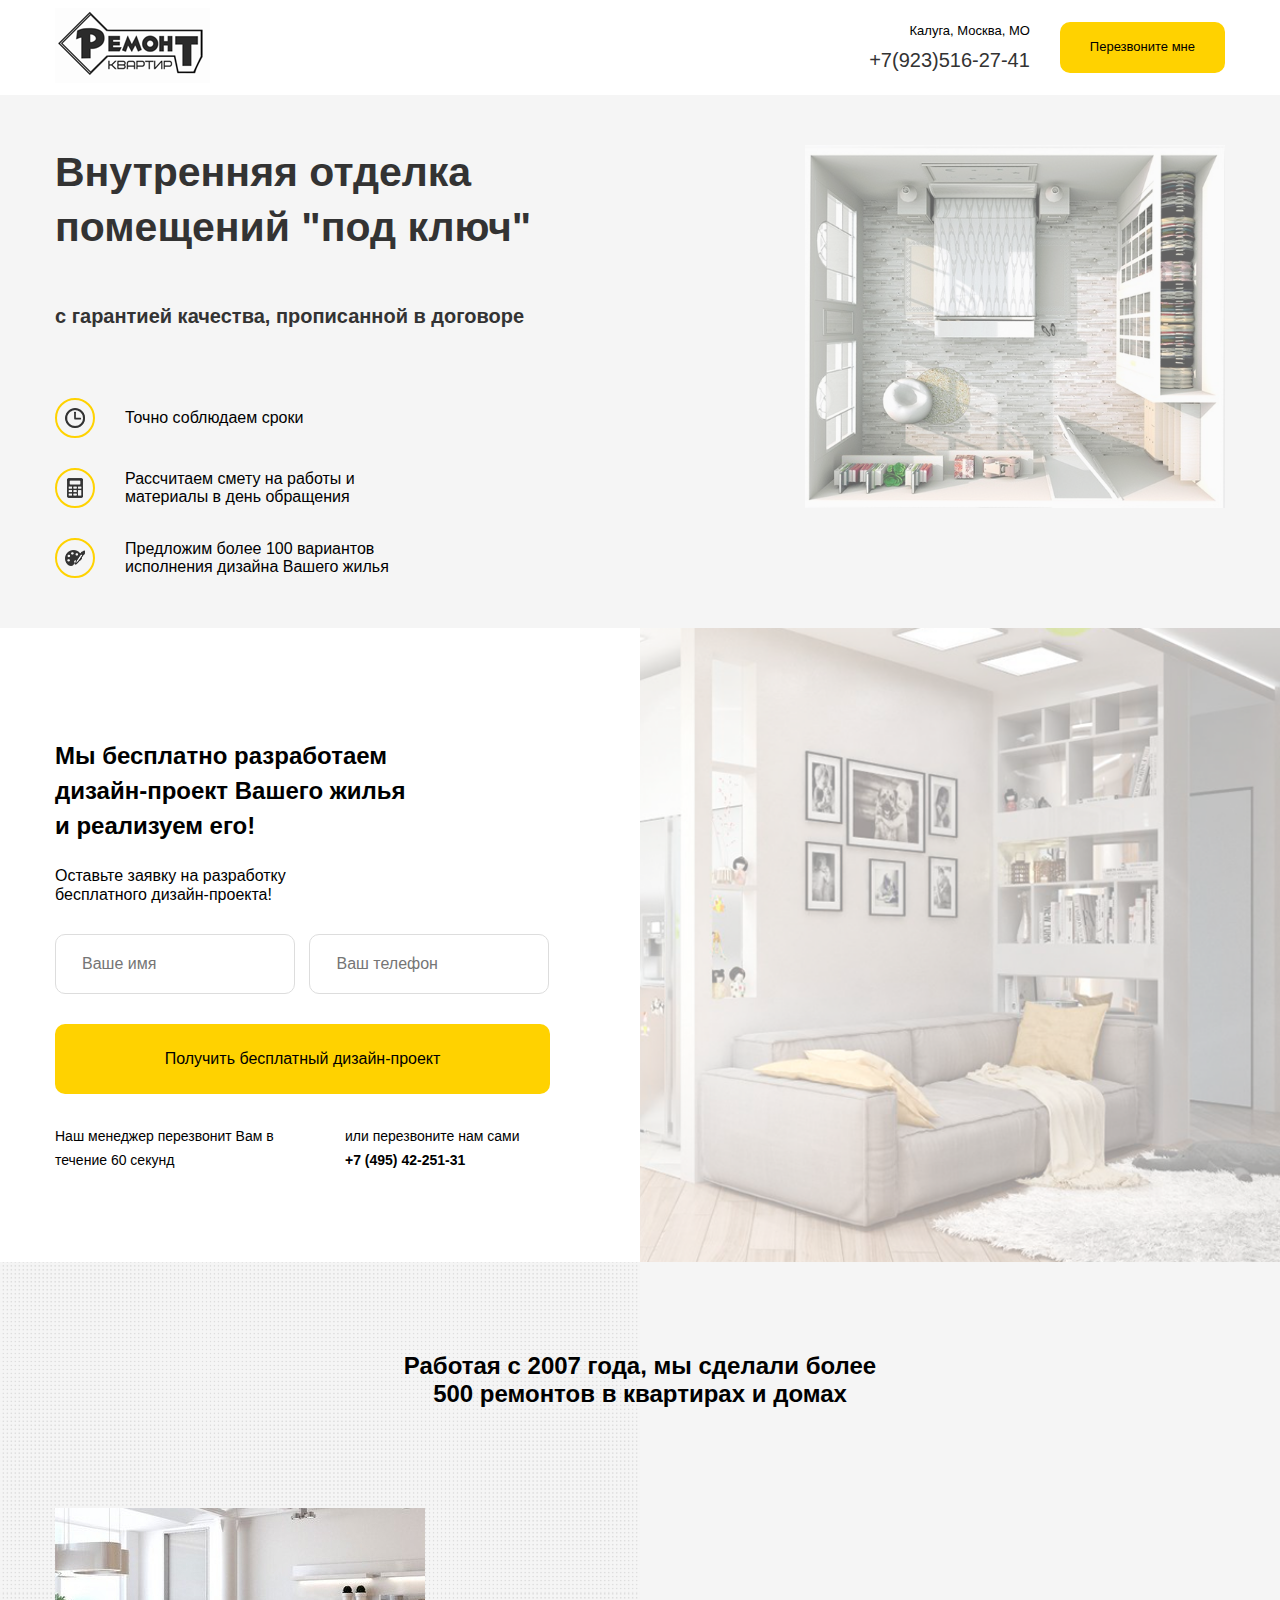
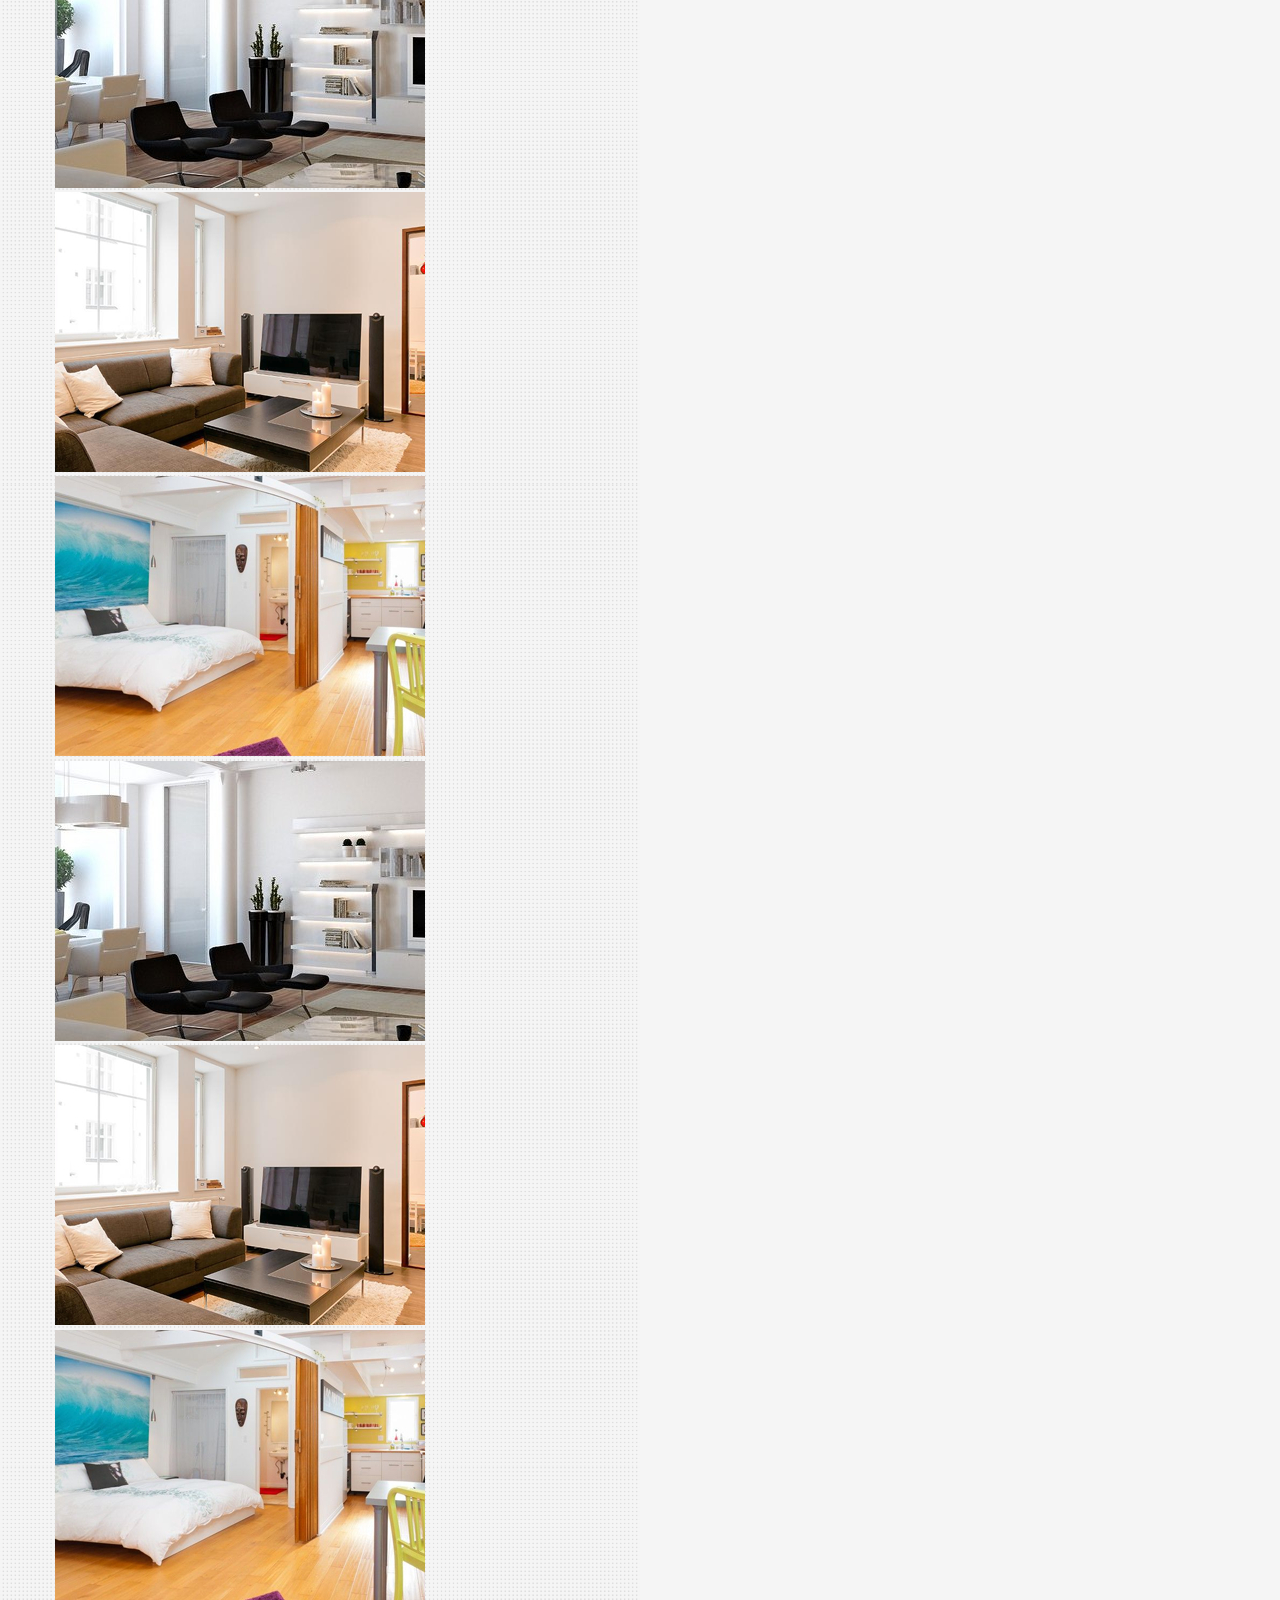
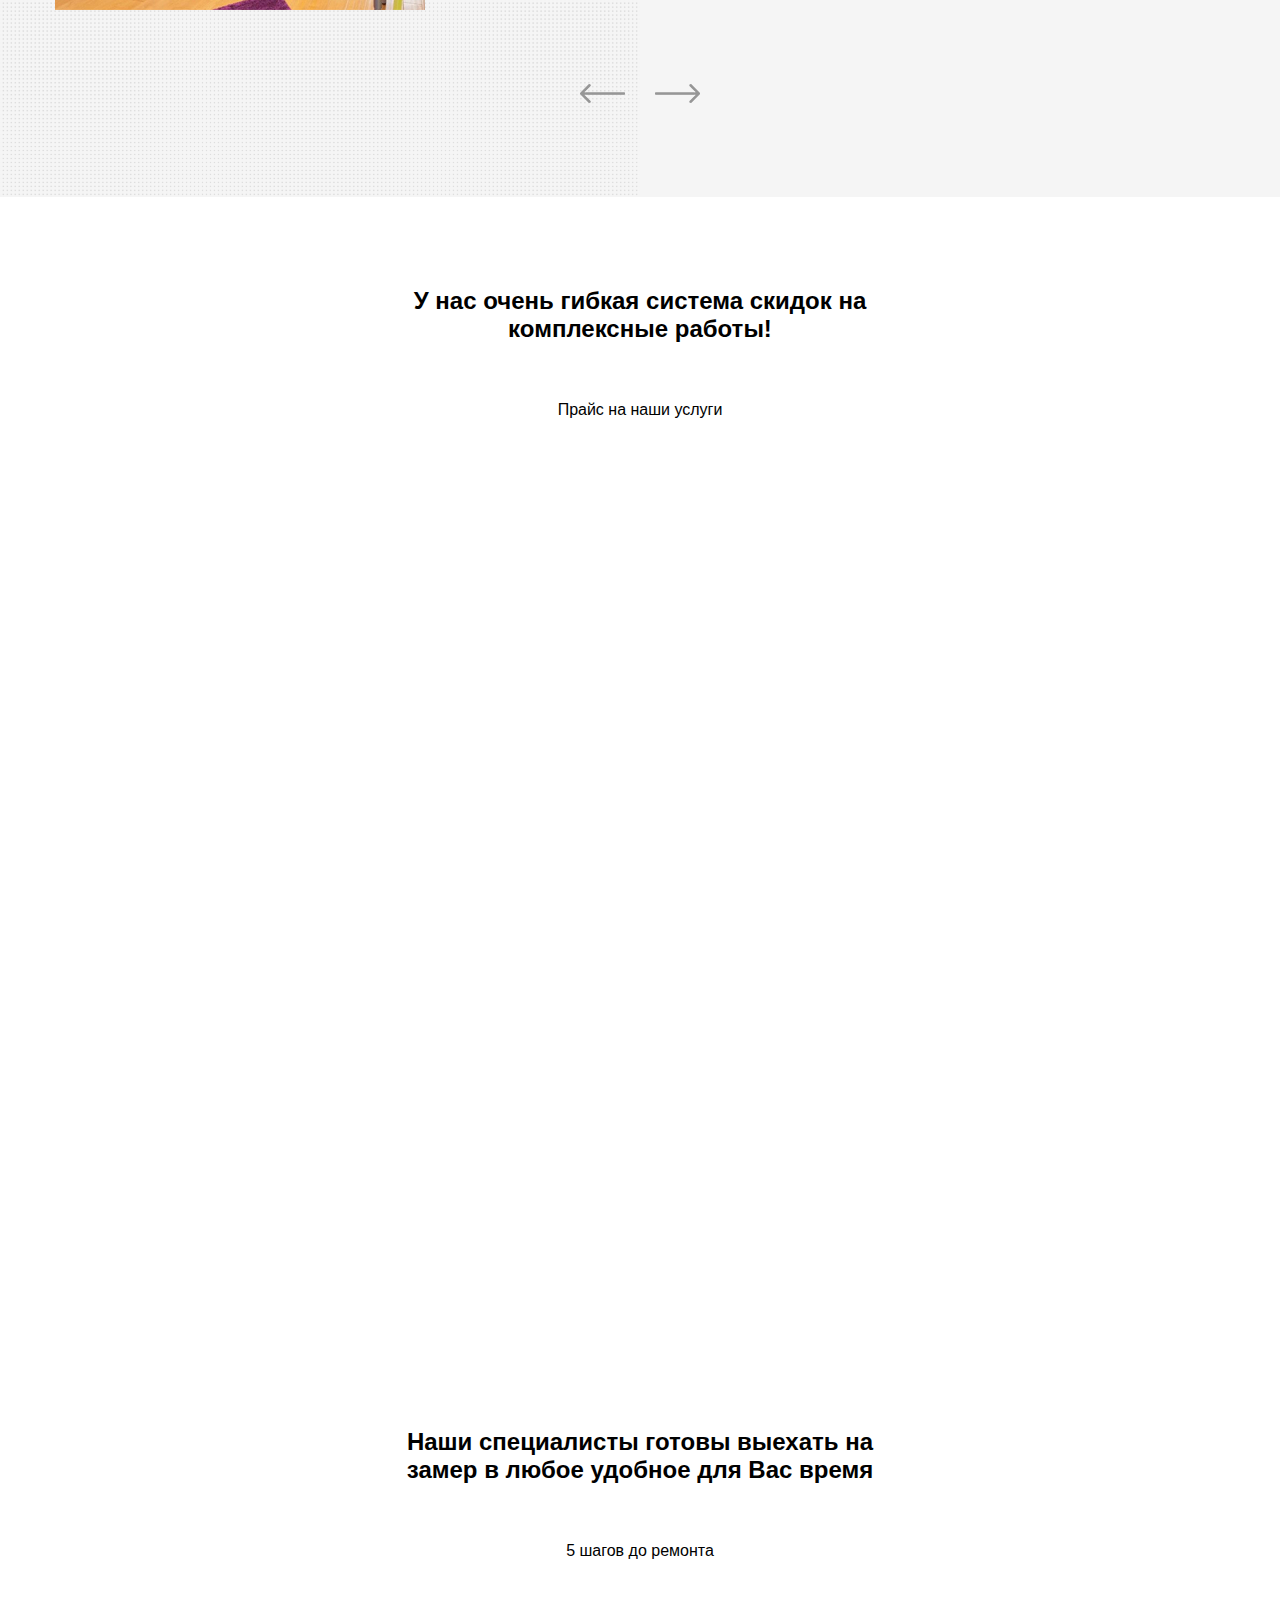
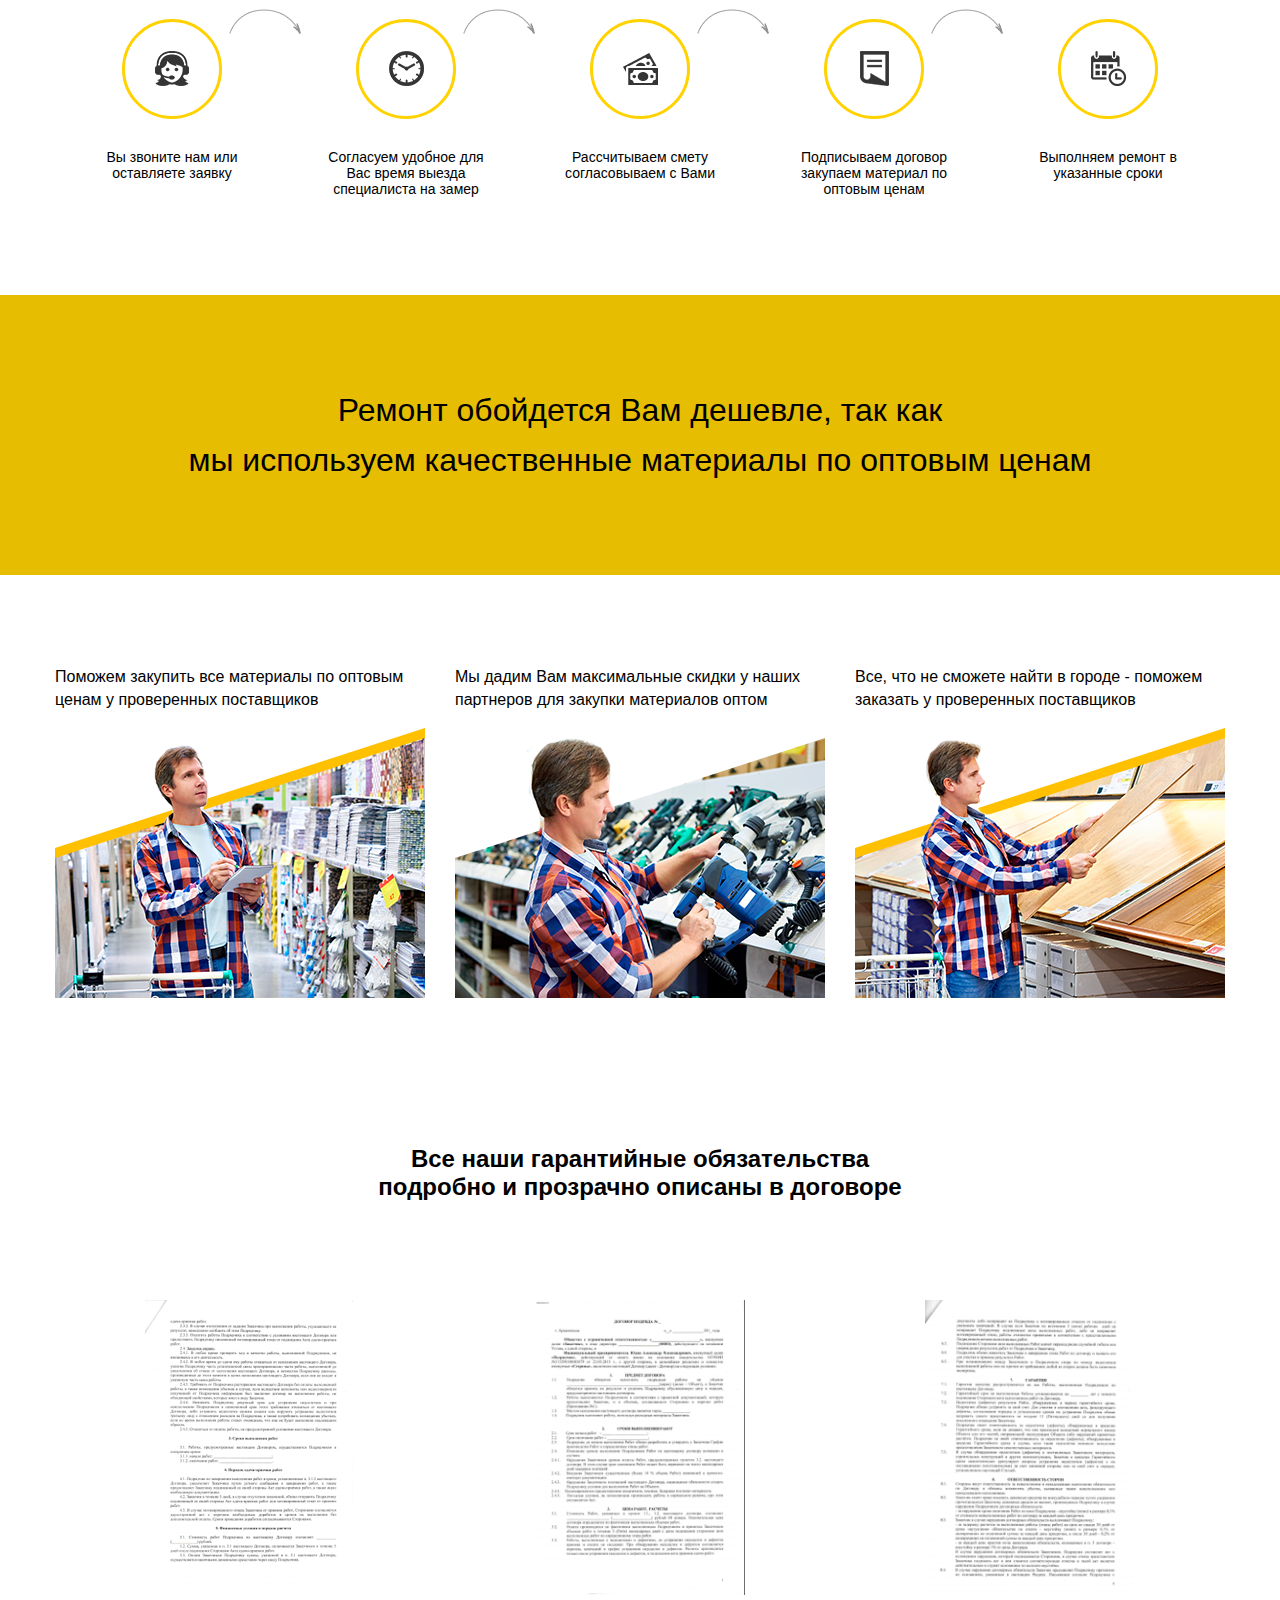
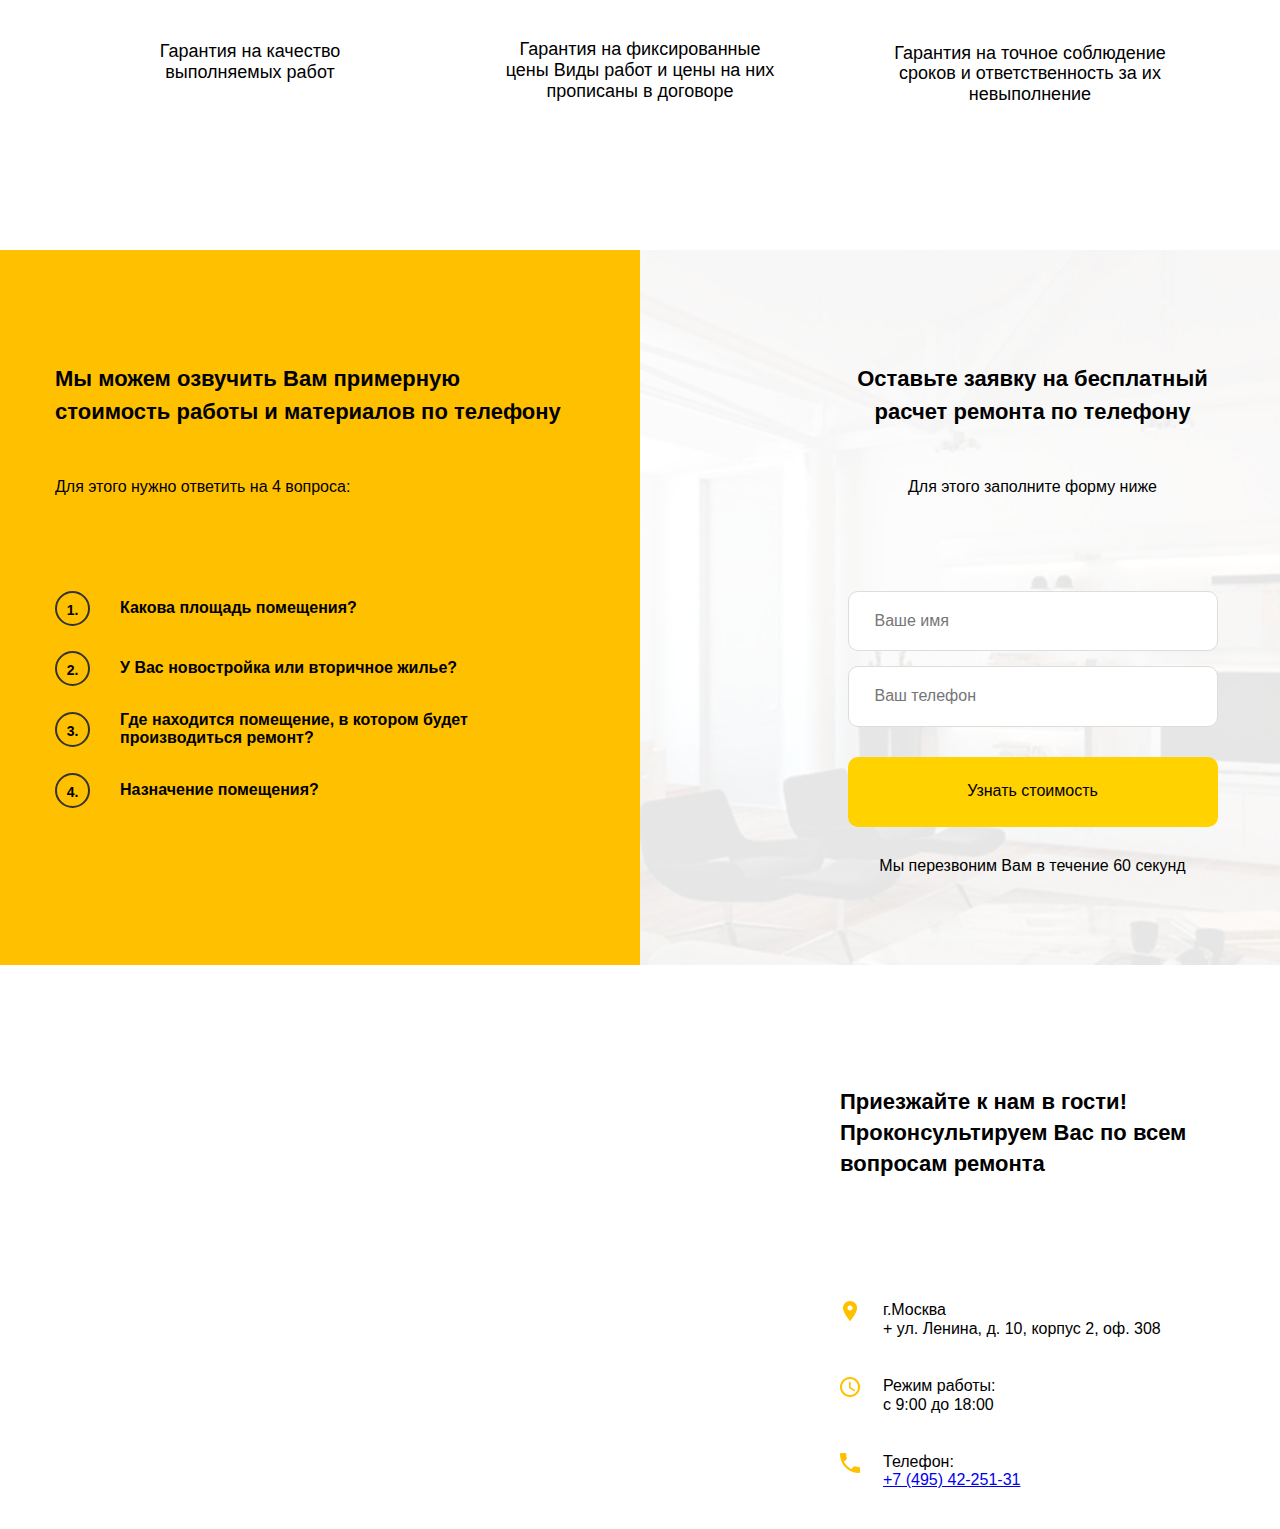
<file: index.html>
<!DOCTYPE html>
<html lang="ru">
<head>
    <meta charset="UTF-8">
    <meta name="viewport" content="width=device-width, initial-scale=1, shrink-to-fit=no">
    <link rel="stylesheet" href="./css/normalize.css">
    <!-- <link rel="stylesheet" href="./css/bootstrap.min.css"> -->
    <link rel="stylesheet" href="./css/style.css">
    <link rel="stylesheet" href="./css/slick.css">
    <link rel="stylesheet" href="./css/animate.css">
    <title>Пасека Сибири</title>
</head>
<body>
      
    <nav class="navbar">
      <div class="container">
        <div class="navbar-block">
          <div class="navbar__logo">
            <img src="./img/logo.png" alt="logo">
          </div>
          <!-- /.navbar__logo -->
          <div class="navbar__info">
            <div class="navbar__contacts">
              <span class="navbar__address">Калуга, Москва, МО
              </span>
              <a href="tel:+7(923)516-27-41" class="navbar__phone">+7(923)516-27-41</a>
            </div>
            <button class="button navbar__button" id="button">Перезвоните мне</button>
          </div>
          <!-- /.navbar__info -->
        </div>
        <!-- /.navbar-block -->
      </div>
      <!-- /.container -->
    </nav>
    <!-- /.navbar -->
    
    <main>
      <section class="hero">
        <div class="container">
          <div class="hero-block">
            <div class="hero-text">
              <h1 class="hero-text__title">
                Внутренняя отделка 
помещений "под ключ"
              </h1>
              <span class="hero-text__subtitle">
                с гарантией качества, прописанной в договоре
              </span>
              <ul class="hero-list">
                <li class="hero-list__item">
                  <div class="hero-list__image"><img src="img/hero/clock.png" alt=""></div>
                  <span class="hero-list__text">Точно соблюдаем сроки
                  </span>
                </li>
                <li class="hero-list__item">
                  <div class="hero-list__image"><img src="img/hero/calculator.png" alt=""></div>
                  <span class="hero-list__text">Рассчитаем смету на работы и материалы в день обращения
                    </span>
                </li>
                <li class="hero-list__item">
                  <div class="hero-list__image"><img src="img/hero/paint-board.png" alt=""></div>
                    <span class="hero-list__text">Предложим более 100      вариантов исполнения дизайна Вашего жилья
                    </span>
                </li>
              </ul>  
            </div>
            <!-- /.hero-text -->
            <div class="hero-image">
              <img src="img/hero/hero-image.jpg" alt="">
            </div>
            <!-- /.hero-image -->
          </div>
          <!-- /.hero-block -->
        </div>
        <!-- /.container -->
      </section>
      <!-- /.hero -->
      <section class="offer section">
        <div class="container">
          <div class="offer-block">
            <h2 class="section-title offer__title">Мы бесплатно разработаем 
              дизайн-проект Вашего жилья 
              и реализуем его!
              </h2>
            <!-- /.section-title -->
            <span class="section-subtitle offer__subtitle">Оставьте заявку на разработку 
              бесплатного дизайн-проекта!
              </span>
            <!-- /.section-subtitle -->
            <form action="" class="form offer__form">
              <input type="text" class="input offer__input" placeholder="Ваше имя">
              <input type="tell" class="input offer__input" placeholder="Ваш телефон">
              <button class="button offer__button">Получить бесплатный дизайн-проект
              </button>
            </form>
            <!-- /.form offer__form -->
            <div class="offer-subtitle">
              <span class="offer-subtitle__left">Наш менеджер перезвонит Вам
                в течение 60 секунд
                </span>
              <!-- /.subtitle-offer__left -->
              <div class="offer-subtitle__right">
                <span class="offer-subtitle__text">или перезвоните нам сами</span>
              <!-- /.subtitle-offer__text -->
              <span class="offer-subtitle__phone">+7 (495) 42-251-31</span>
              <!-- /.subtitle-offer__phone -->
              </div>
              <!-- /.offer-subtitle__right -->
            </div>
            <!-- /.subtitle-offer -->
          </div>
        </div>
        <!-- /.container -->
      </section>
      <!-- /.offer -->
      <section class="section portfolio">
        <div class="container">
          <h2 class="section-title portfolio__title">Работая с 2007 года, мы сделали более 500 ремонтов в квартирах и домах
            </h2>
          <div class="slider">
            <div class="slider__item"><img class="slider__image" src="img/portfolio/slider-1.jpg" alt=""></div>
            <div class="slider__item"><img class="slider__image" src="img/portfolio/slider-2.jpg" alt=""></div>
            <div class="slider__item"><img class="slider__image" src="img/portfolio/slider-3.jpg" alt=""></div>
            <div class="slider__item"><img class="slider__image" src="img/portfolio/slider-1.jpg" alt=""></div>
            <div class="slider__item"><img class="slider__image" src="img/portfolio/slider-2.jpg" alt=""></div>
            <div class="slider__item"><img class="slider__image" src="img/portfolio/slider-3.jpg" alt=""></div>
          </div>  
          <div class="arrows portfolio__arrows">
            <div class="arrows__left"><img src="./img/portfolio/left-arrow.png" alt=""></div>
            <div class="arrows__right"><img src="./img/portfolio/right-arrow.png" alt=""></div>
          </div>
        </div>
        <!-- /.container -->
      </section>
      <!-- /.section portfolio -->
      <section class="section price">
        <div class="container">
          <h2 class="section-title price__title">У нас очень гибкая система скидок на комплексные работы!</h2>
          <!-- /.section-title price__title -->
          <span class="section-subtitle price__subtitle">Прайс на наши услуги</span>
          <!-- /.section-subtitle price__subtitle -->
          <div class="cards">
            <div class="card price__card wow fadeInUp" data-wow-delay="0.2s">
              <div class="card__image"><img class="price__image" src="img/price/bathroom.jpg" alt=""></div>
              <!-- /.card__image -->
              <div class="card__text">
                <h4 class="card__title">Ремонт ванных комнат и с/у</h4>
                <!-- /.card__title -->
                <a href="#" class="card__link">Узнать цены</a>
                <!-- /.card__link -->
              </div>
              <!-- /.card__text -->
            </div>
            <!-- /.card -->
            <div class="card price__card wow fadeInUp" data-wow-delay="0.4s">
              <div class="card__image"><img class="price__image" src="img/price/living.jpg" alt=""></div>
              <!-- /.card__image -->
              <div class="card__text">
                <h4 class="card__title">Ремонт комнат и квартир</h4>
                <!-- /.card__title -->
                <a href="#" class="card__link">Узнать цены</a>
                <!-- /.card__link -->
              </div>
              <!-- /.card__text -->
            </div>
            <!-- /.card -->
            <div class="card price__card wow fadeInUp" data-wow-delay="0.6s">
              <div class="card__image"><img class="price__image" src="img/price/office.jpg" alt=""></div>
              <!-- /.card__image -->
              <div class="card__text">
                <h4 class="card__title">Отделка офисных помещений</h4>
                <!-- /.card__title -->
                <a href="#" class="card__link">Узнать цены</a>
                <!-- /.card__link -->
              </div>
              <!-- /.card__text -->
            </div>
            <!-- /.card -->
            <div class="card price__card wow fadeInUp" data-wow-delay="0.8s">
              <div class="card__image"><img class="price__image" src="img/price/buildings.jpg" alt=""></div>
              <!-- /.card__image -->
              <div class="card__text">
                <h4 class="card__title">Ремонт в новостройках</h4>
                <!-- /.card__title -->
                <a href="#" class="card__link">Узнать цены</a>
                <!-- /.card__link -->
              </div>
              <!-- /.card__text -->
            </div>
            <!-- /.card -->
            <div class="card price__card wow fadeInUp" data-wow-delay="1s">
              <div class="card__image"><img class="price__image" src="img/price/kitchen.jpg" alt=""></div>
              <!-- /.card__image -->
              <div class="card__text">
                <h4 class="card__title">Ремонт кухонь</h4>
                <!-- /.card__title -->
                <a href="#" class="card__link">Узнать цены</a>
                <!-- /.card__link -->
              </div>
              <!-- /.card__text -->
            </div>
            <!-- /.card -->
            <div class="card price__card wow fadeInUp" data-wow-delay="1.2s">
              <div class="card__image"><img class="price__image" src="img/price/houses.jpg" alt=""></div>
              <!-- /.card__image -->
              <div class="card__text">
                <h4 class="card__title">Ремонт дач и коттеджей</h4>
                <!-- /.card__title -->
                <a href="#" class="card__link">Узнать цены</a>
                <!-- /.card__link -->
              </div>
              <!-- /.card__text -->
            </div>
            <!-- /.card -->
          </div>
          <!-- /.cards -->
        </div>
        <!-- /.container -->
      </section>
      <!-- /.section price -->
      
      <section class="secton steps">
        <div class="container">
          <h2 class="section-title steps__title">Наши специалисты готовы выехать на замер в любое удобное для Вас время</h2>
          <!-- /.section-title steps__title -->
          <span class="section-subtitle steps__subtitle">5 шагов до ремонта</span>
          <!-- /.section-subtitle steps__subtitle -->
          <div class="steps-block">
            <div class="step">
              <div class="step__image">
                <img src="./img/steps/woman.png" alt="">
              </div>
              <!-- /.step__image -->
              <p class="step__text">Вы звоните нам
                или оставляете заявку
              </p>
              <!-- /.step__text -->
            </div>
            <!-- /.step -->
            <div class="step">
              <div class="step__image">
                <img src="./img/steps/clock.png" alt="">
              </div>
              <!-- /.step__image -->
              <p class="step__text">Согласуем удобное
                для Вас время выезда 
                специалиста на замер </p>
              <!-- /.step__text -->
            </div>
            <!-- /.step -->
            <div class="step">
              <div class="step__image">
                <img src="./img/steps/money.png" alt="">
              </div>
              <!-- /.step__image -->
              <p class="step__text">Рассчитываем смету
                согласовываем
                с Вами
              </p>
              <!-- /.step__text -->
            </div>
            <!-- /.step -->
            <div class="step">
              <div class="step__image">
                <img src="./img/steps/folded.png" alt="">
              </div>
              <!-- /.step__image -->
              <p class="step__text">Подписываем договор
                закупаем материал
                по оптовым ценам
              </p>
              <!-- /.step__text -->
            </div>
            <!-- /.step -->
            <div class="step">
              <div class="step__image">
                <img src="./img/steps/calendar.png" alt="">
              </div>
              <!-- /.step__image -->
              <p class="step__text">Выполняем ремонт
                в указанные сроки
              </p>
              <!-- /.step__text -->
            </div>
            <!-- /.step -->
          </div>
          <!-- /.steps-block -->
        </div>
        <!-- /.container -->
      </section>
      <!-- /.secton steps -->
      <section class="slogan section">
        <div class="container">
          <div class="slogan-block"><span class="slogan-block__text">
            Ремонт обойдется Вам дешевле, так как <br>
мы используем качественные материалы по оптовым ценам

          </span> <!-- /.slogan-text --></div>
          <!-- /.slogan-block -->
        </div>
        <!-- /.container -->
      </section>
      <!-- /.slogan -->

      <section class="section warranty">
        <div class="container">
          <div class="warranty-cards">
            <div class="warranty-card">
              <span class="warranty-card__text">Поможем закупить все материалы 
                по оптовым ценам у проверенных поставщиков
                </span>
              <!-- /.card__text -->
              <div class="warranty-card__image">
                <img src="./img/warranty/first.png" alt="">
              </div>
              <!-- /.card__image -->
            </div>
            <!-- /.card -->
            <div class="warranty-card">
              <span class="warranty-card__text">Мы дадим Вам максимальные скидки
                у наших партнеров для закупки материалов оптом
                </span>
              <!-- /.card__text -->
              <div class="warranty-card__image">
                <img src="./img/warranty/second.png" alt="">
              </div>
              <!-- /.card__image -->
            </div>
            <!-- /.card -->
            <div class="warranty-card">
              <span class="warranty-card__text">Все, что не сможете найти в городе -
                поможем заказать у проверенных
                поставщиков
                </span>
              <!-- /.card__text -->
              <div class="warranty-card__image">
                <img src="./img/warranty/third.png" alt="">
              </div>
              <!-- /.card__image -->
            </div>
            <!-- /.card -->
          </div>
          <!-- /.cards -->
          <h2 class="section-title warranty__title">Все наши гарантийные обязательства
            подробно и прозрачно описаны в договоре
            </h2>
          <!-- /.section-title warranty__title -->
          <div class="documents">
            <div class="document">
              <div class="document__image">
                <img src="./img/warranty/doc1.png" alt="">
              </div>
              <!-- /.document__image -->
              <span class="document__text">Гарантия на качество
                выполняемых работ
                </span>
              <!-- /.document__text -->
            </div>
            <!-- /.document -->
            <div class="document">
              <div class="document__image">
                <img src="./img/warranty/doc2.png" alt="">
              </div>
              <!-- /.document__image -->
              <span class="document__text">Гарантия на фиксированные цены
                Виды работ и цены на них 
                прописаны в договоре</span>
              <!-- /.document__text -->
            </div>
            <!-- /.document -->
            <div class="document">
              <div class="document__image">
                <img src="./img/warranty/doc3.png" alt="">
              </div>
              <!-- /.document__image -->
              <span class="document__text">Гарантия на точное соблюдение 
                сроков и ответственность за 
                их невыполнение</span>
              <!-- /.document__text -->
            </div>
            <!-- /.document -->
          </div>
          <!-- /.documents -->
        </div>
        <!-- /.container -->
      </section>
      <!-- /.section warranty -->

      <section class="section brif">
        <div class="container">
          <div class = "brif-block">
            <div class="interview brif__interview">
              <h3 class="interview__title">Мы можем озвучить Вам примерную стоимость
                работы и материалов по телефону</h3>
              <span class="interview__subtitle">Для этого нужно ответить на 4 вопроса:</span>
              <ul class="interview-list">
                <li class="interview-list__item">
                  <span class="interview-list__counter">1.</span>
                  <span class="interview-list__text">Какова площадь помещения?</span>
                </li>
                <li class="interview-list__item">
                  <span class="interview-list__counter">2.</span>
                  <span class="interview-list__text">У Вас новостройка или вторичное жилье?</span>
                </li>
                <li class="interview-list__item">
                  <span class="interview-list__counter">3.</span>
                  <span class="interview-list__text">Где находится помещение, в котором будет 
                    производиться ремонт?</span>
                </li>
                <li class="interview-list__item">
                  <span class="interview-list__counter">4.</span>
                  <span class="interview-list__text">Назначение помещения?</span>
                </li>
              </ul>
            </div>
            <!-- /.interview brif__interview -->
            <div class="form brif__form">
              <h3 class="form__title">Оставьте заявку на бесплатный расчет ремонта по телефону</h3>
              <span class="form__subtitle">Для этого заполните форму ниже</span>
              <form action="#" id="brif-form">
                <input type="text" class="input brif__input" name="username" placeholder="Ваше имя">
                <input type="text" class="input brif__input phone" name="phone" placeholder="Ваш телефон">
                <button class="button brif__button">Узнать стоимость</button>
                <span class="form__description">Мы перезвоним Вам в течение 60 секунд </span>
              </form>
            </div>
            <!-- /.form brif__form -->
          </div>
        </div>
        <!-- /.container -->
      </section>
      <!-- /.section brif -->
    </main>
    <footer class="footer">
      <div class="map" id="map">
        <script type="text/javascript" charset="utf-8" async src="https://api-maps.yandex.ru/services/constructor/1.0/js/?um=constructor%3Ac2c3f37f7b1104cb9ac53cd28c61758abc99cb4922cf83cfa4a87a731cee5ea0&amp;width=100%25&amp;height=640&amp;lang=ru_RU&amp;scroll=false">
        </script>
      </div>
      <div class="container">
        <div class="contacts-block">
          <div class="contacts">
            <h3 class="contacts__title">Приезжайте к нам в гости! Проконсультируем Вас по всем вопросам ремонта</h3>
            <ul class="contacts-list">
              <li class="contacts-list__item">
                <span class="contacts-list__icon">
                  <img src="./img/footer/map-placeholder.png" alt="">
                </span>
                <span class="contacts-list__text">
                  г.Москва <br>+ ул. Ленина, д. 10, корпус 2, оф. 308
                </span>
              </li>
              <li class="contacts-list__item">
                <span class="contacts-list__icon">
                  <img src="./img/footer/clock-with-white-face.png" alt="">
                </span>
                <span class="contacts-list__text">
                  Режим работы: <br> с 9:00 до 18:00
                </span>
              </li>
              <li class="contacts-list__item">
                <span class="contacts-list__icon">
                  <img src="./img/footer/phone-call-button.png" alt="">
                </span>
                <span class="contacts-list__text">
                  Телефон: <br> <a href="tel:+7(495)42-251-31">+7 (495) 42-251-31</a>
                </span>
              </li>
            </ul>
          </div>
        </div>
      </div>
    </footer>

    <!-- Модальное окно -->
    <div class="modal" id="modal">
      <div class="modal-dialog">
        <button class="modal-dialog__close" id="close">&times;</button>
        <div class="formmodal__form">
          <h4 class="modal__title">Заполните форму</h4>
          <span class="modal__subtitle">Мы вам перезвоним в течении дня</span>
          <form action="#" id="modal-form">
            <input type="text" class="input modal__input" name="username" placeholder="Ваше имя">
            <input type="text" class="input modal__input phone" name="phone" placeholder="Ваш телефон">
            <button class="button modal__button">Отправить заявку</button>
          </form>
        </div>
      </div>
      <!-- /.modal-dialog -->
    </div>
    <!-- /.modal -->
    <!-- Script открытия и закрытия модального окна на чистом js -->
    <!-- <script src="./js/main.js"></script> -->
    <!-- подключени jQuery -->
    <script src="https://code.jquery.com/jquery-3.4.1.min.js" integrity="sha256-CSXorXvZcTkaix6Yvo6HppcZGetbYMGWSFlBw8HfCJo=" crossorigin="anonymous"></script>
    <!-- Script открытия и закрытия модального окна на jQuery  -->
    <script src="js/modal.js"></script>
    <!-- подключение библиотеки Slic для слайдера -->
    <script src="js/slick.min.js"></script>
    <!-- подключаем библиотеку wow.js -->
    <script src="./js/wow.min.js"></script>
    <!-- библиотка для проверки ввдода данных в форму -->
    <script src="./js/jquery.validate.min.js"></script>
    <!-- подключение маски телефона -->
    <script src="./js/jquery.maskedinput.min.js"></script>
    <!-- реализация слайдера -->
    <script> 
      // инициализация WOW.js
      new WOW().init();
      // работа со слайдером
      $(document).ready(function(){
        // Валидация форм
        $('#brif-form').validate({
          rules: {
            username: {
              required: true,
              minlength: 2 
              },
            phone: {
              required: true
              }
          },
          messages: {
            username: {
              required: "Введите ваше имя",
              minlength: jQuery.validator.format("Количество символов которые нужно ввести: {0}")
            },
            phone:{
              required: "Укажите телефон"
            }
          }
        });
        // Валидация модального окна
        $('#modal-form').validate({
          rules: {
            username: {
              required: true,
              minlength: 2 
              },
            phone: {
              required: true
              }
          },
          messages: {
            username: {
              required: "Введите ваше имя",
              minlength: jQuery.validator.format("Количество символов которые нужно ввести: {0}")
            },
            phone:{
              required: "Укажите телефон"
            }
          }
        });
        // Маска для телефона
        $('.phone').mask('+7 (999) 999-99-99');
        // Скрипт слайдера
        $('.slider').slick({
          slidesToShow: 3,
          slidesToScrol: 1,
          prevArrow: $('.arrows__left'),
          nextArrow: $('.arrows__right'),
          responsive: [
            {
              breakpoint: 1200,
              settings: {
                slidesToShow: 2,
                slidesToScrol: 1,
              }
            },
            {
              breakpoint: 778,
              settings: {
                slidesToShow: 1,
                slidesToScrol: 1,
              }
            }
          ]
        });
      });
    </script>
</body>
</html>
</file>
<file: css/style.css>
* {
  -webkit-box-sizing: border-box;
          box-sizing: border-box;
}

body {
  font-family: sans-serif;
}

img {
  max-width: 100%;
}

.container {
  width: 1170px;
  margin: auto;
}

.button {
  border-radius: 10px;
  background-color: #ffd200;
  border: none;
  padding: 18px 30px;
}

.button:hover {
  background-color: #ffe04d;
  cursor: pointer;
}

.section {
  padding: 90px 0;
}

.section-title {
  font-size: 24px;
  text-align: center;
  max-width: 500px;
}

.section-subtitle {
  font-size: 16px;
  display: block;
}

.input {
  border: 1px solid #dddddd;
  padding: 20px 26px;
  font-style: 15px;
  border-radius: 10px;
}

.arrows__left:hover, .arrows__right:hover {
  cursor: pointer;
}

@media (max-width: 1200px) {
  .container {
    max-width: 960px;
    width: 95%;
  }
}

@media (max-width: 768px) {
  .container {
    max-width: 750px;
    width: 95%;
  }
  .section {
    padding-top: 60px;
    border-bottom: 60px;
  }
}

.error {
  border: 1px solid red;
}

.navbar {
  padding: 8px 0;
}

.navbar-block {
  display: -webkit-box;
  display: -ms-flexbox;
  display: flex;
  -webkit-box-pack: justify;
      -ms-flex-pack: justify;
          justify-content: space-between;
  -webkit-box-align: center;
      -ms-flex-align: center;
          align-items: center;
}

.navbar__info {
  display: -webkit-box;
  display: -ms-flexbox;
  display: flex;
  -webkit-box-align: center;
      -ms-flex-align: center;
          align-items: center;
  text-align: right;
}

.navbar__address {
  display: -webkit-box;
  display: -ms-flexbox;
  display: flex;
  -webkit-box-orient: vertical;
  -webkit-box-direction: normal;
      -ms-flex-direction: column;
          flex-direction: column;
  font-size: 13px;
}

.navbar__button {
  margin-left: 30px;
  font-size: 13px;
}

.navbar__phone {
  display: inline-block;
  color: #333333;
  font-size: 20px;
  font-weight: 400;
  text-decoration: none;
  margin-top: 10px;
}

@media (max-width: 768px) {
  .navbar__contacts {
    display: none;
  }
}

@media (max-width: 486px) {
  .navbar__button {
    font-size: 12px;
    max-width: 140px;
    padding: 15px 26px;
  }
  .navbar__logo {
    width: 100px;
  }
}

.hero {
  background-color: #f5f5f5;
  padding: 50px 0;
}

.hero-block {
  display: -webkit-box;
  display: -ms-flexbox;
  display: flex;
  -webkit-box-align: start;
      -ms-flex-align: start;
          align-items: flex-start;
  -webkit-box-pack: justify;
      -ms-flex-pack: justify;
          justify-content: space-between;
}

.hero-image {
  -ms-flex-preferred-size: 50%;
      flex-basis: 50%;
  opacity: 0.6;
}

.hero-image:hover {
  opacity: 0.9;
}

.hero-text {
  padding-right: 100px;
}

.hero-text__title {
  color: #333333;
  font-size: 41px;
  font-weight: 800;
  line-height: 55px;
  margin-bottom: 50px;
  margin-top: 0;
}

.hero-text__subtitle {
  color: #333333;
  font-size: 20px;
  font-weight: 600;
  display: inline-block;
  margin-bottom: 70px;
}

.hero-list {
  margin: 0;
  padding: 0;
}

.hero-list__item {
  display: -webkit-box;
  display: -ms-flexbox;
  display: flex;
  -webkit-box-align: center;
      -ms-flex-align: center;
          align-items: center;
  margin-bottom: 30px;
}

.hero-list__item:last-child {
  margin-bottom: 0;
}

.hero-list__image {
  width: 40px;
  height: 40px;
  border: 2px solid #ffd200;
  display: -webkit-box;
  display: -ms-flexbox;
  display: flex;
  -webkit-box-align: center;
      -ms-flex-align: center;
          align-items: center;
  -webkit-box-pack: center;
      -ms-flex-pack: center;
          justify-content: center;
  border-radius: 50%;
  margin-right: 30px;
}

.hero-list__text {
  max-width: 300px;
}

@media screen and (max-width: 1200px) {
  .hero-block {
    -webkit-box-orient: vertical;
    -webkit-box-direction: normal;
        -ms-flex-direction: column;
            flex-direction: column;
    -webkit-box-pack: center;
        -ms-flex-pack: center;
            justify-content: center;
    -webkit-box-align: center;
        -ms-flex-align: center;
            align-items: center;
  }
  .hero-text {
    padding-right: 10px;
    padding-left: 50px;
  }
  .hero-text__subtitle {
    margin-bottom: 30px;
  }
  .hero-list {
    margin-bottom: 40px;
  }
}

@media screen and (max-width: 768px) {
  .hero-text {
    padding-left: 10px;
  }
  .hero-text__title {
    font-size: 24px;
    line-height: 1.4;
    margin-bottom: 30px;
  }
  .hero-text__subtitle {
    font-size: 16px;
  }
  .hero-list__text {
    font-size: 12px;
  }
  .hero-list__item {
    margin-bottom: 20px;
  }
}

.offer {
  background: url("../img/offer/offer-bg.png") no-repeat;
  background-position: center right;
  background-size: contain;
  position: relative;
}

.offer::before {
  content: '';
  width: 50%;
  height: 100%;
  position: absolute;
  top: 0;
  left: 0;
  background-color: #ffffff;
}

.offer-block {
  width: 50%;
  padding-right: 90px;
  position: relative;
}

.offer__title {
  max-width: 360px;
  line-height: 35px;
  margin-bottom: 24px;
  text-align: left;
}

.offer__subtitle {
  max-width: 250px;
  margin-bottom: 30px;
}

.offer__input {
  margin-bottom: 30px;
  width: 240px;
}

.offer__input:first-child {
  margin-right: 10px;
}

.offer__button {
  width: 100%;
  min-height: 70px;
  margin-bottom: 30px;
}

.offer-subtitle {
  display: -webkit-box;
  display: -ms-flexbox;
  display: flex;
}

.offer-subtitle__left {
  display: inline-block;
  max-width: 220px;
  font-size: 14px;
  font-weight: 400;
  line-height: 24px;
  margin-right: 70px;
}

.offer-subtitle__right {
  max-width: 189px;
}

.offer-subtitle__text {
  display: inline-block;
  font-size: 14px;
  font-weight: 400;
  line-height: 24px;
}

.offer-subtitle__phone {
  font-size: 14px;
  font-weight: 800;
  line-height: 24px;
}

@media screen and (max-width: 1200px) {
  .offer {
    background-size: cover;
  }
  .offer__input {
    width: 100%;
    margin-bottom: 10px;
  }
  .offer__button {
    font-size: 13px;
  }
  .offer-subtitle {
    -webkit-box-orient: vertical;
    -webkit-box-direction: normal;
        -ms-flex-direction: column;
            flex-direction: column;
  }
  .offer-subtitle__left {
    margin-bottom: 10px;
  }
}

@media screen and (max-width: 768px) {
  .offer {
    background: #fff;
  }
  .offer-block {
    width: 100%;
    padding-right: 0;
  }
}

.slogan {
  background-color: #e6bd00;
}

.slogan-block {
  display: -webkit-box;
  display: -ms-flexbox;
  display: flex;
  -webkit-box-pack: center;
      -ms-flex-pack: center;
          justify-content: center;
}

.slogan-block__text {
  display: inline-block;
  font-size: 32px;
  font-weight: 400;
  line-height: 50px;
  margin: auto;
  text-align: center;
}

@media screen and (max-width: 768px) {
  .slogan-block__text {
    font-size: 24px;
    line-height: 40px;
  }
}

@media screen and (max-width: 588px) {
  .slogan-block__text {
    font-size: 18px;
    line-height: 30px;
  }
}

.modal {
  position: fixed;
  left: 0;
  top: 0;
  width: 100%;
  height: 100%;
  background-color: rgba(0, 0, 0, 0.5);
  display: none;
}

.modal_active {
  display: -webkit-box;
  display: -ms-flexbox;
  display: flex;
}

.modal-dialog {
  position: relative;
  margin: auto;
  max-width: 450px;
  width: 90%;
  min-width: 200px;
  background-color: #fff;
  padding: 40px;
}

.modal-dialog__close {
  position: absolute;
  top: 0;
  right: 0;
}

.modal-dialog__close:hover {
  cursor: pointer;
}

.modal__title {
  font-size: 22px;
}

.modal__input {
  margin-top: 30px;
}

.modal__button {
  margin-top: 30px;
}

@media screen and (max-width: 580px) {
  .modal__title {
    font-size: 20px;
  }
  .modal__subtitle {
    font-size: 12px;
  }
}

.portfolio {
  background: #f5f5f5 url("../img/portfolio/portfolio-pattern.jpg") repeat-y center left;
  background-size: 50%;
}

.portfolio__title {
  margin: auto;
  margin-bottom: 100px;
}

.portfolio__arrows {
  max-width: 120px;
  margin: auto;
  margin-top: 70px;
  display: -webkit-box;
  display: -ms-flexbox;
  display: flex;
  -webkit-box-pack: justify;
      -ms-flex-pack: justify;
          justify-content: space-between;
}

.slider__image {
  margin: auto;
}

.price__title {
  margin: auto;
  margin-bottom: 58px;
}

.price__subtitle {
  margin-bottom: 59px;
  text-align: center;
}

.price__card {
  margin-bottom: 30px;
}

.price__image {
  display: block;
}

.card {
  text-align: center;
  border: 1px solid #e8e8e8;
  -webkit-transition: 0.2s;
  transition: 0.2s;
}

.card:hover {
  -webkit-box-shadow: 0 20px 25px rgba(0, 0, 0, 0.1);
          box-shadow: 0 20px 25px rgba(0, 0, 0, 0.1);
}

.card:hover .card__image:before {
  opacity: 1;
}

.card__text {
  padding: 40px;
}

.card__title {
  margin-top: 0;
}

.card__image {
  position: relative;
}

.card__image:before {
  content: '';
  position: absolute;
  left: 0;
  top: 0;
  width: 100%;
  height: 100%;
  background-image: -webkit-gradient(linear, left bottom, left top, from(#ffd200), to(rgba(255, 255, 255, 0)));
  background-image: linear-gradient(to top, #ffd200 0%, rgba(255, 255, 255, 0) 100%);
  opacity: 0;
  -webkit-transition: 0.2s;
  transition: 0.2s;
}

.card__link {
  display: inline-block;
  text-decoration: none;
  color: #333333;
  font-size: 16px;
  position: relative;
}

.card__link:hover:after {
  height: 12px;
  z-index: -1;
  -webkit-transition: 0.2s;
  transition: 0.2s;
}

.card__link:after {
  content: '';
  position: absolute;
  bottom: 0;
  left: 0;
  margin-bottom: -4px;
  display: block;
  width: 100%;
  height: 3px;
  background-color: #ffd200;
}

.cards {
  display: -webkit-box;
  display: -ms-flexbox;
  display: flex;
  -webkit-box-pack: justify;
      -ms-flex-pack: justify;
          justify-content: space-between;
  -ms-flex-wrap: wrap;
      flex-wrap: wrap;
}

@media screen and (max-width: 1200px) {
  .cards {
    display: -webkit-box;
    display: -ms-flexbox;
    display: flex;
    -ms-flex-pack: distribute;
        justify-content: space-around;
  }
}

.step {
  -ms-flex-preferred-size: 20%;
      flex-basis: 20%;
  text-align: center;
  position: relative;
}

.step:after {
  content: '';
  width: 72px;
  height: 25px;
  position: absolute;
  background: url("../img/steps/arrow.png") no-repeat center;
  top: -10px;
  right: -5%;
}

.step:last-child:after {
  display: none;
}

.step__image {
  width: 100px;
  height: 100px;
  border: 3px solid #ffd200;
  display: -webkit-box;
  display: -ms-flexbox;
  display: flex;
  -webkit-box-pack: center;
      -ms-flex-pack: center;
          justify-content: center;
  -webkit-box-align: center;
      -ms-flex-align: center;
          align-items: center;
  border-radius: 50%;
  margin: auto;
  margin-bottom: 30px;
}

.step__text {
  font-size: 14px;
  max-width: 160px;
  text-align: center;
  margin: auto;
  margin-bottom: 98px;
}

.steps__title {
  margin: auto;
  margin-bottom: 59px;
}

.steps__subtitle {
  text-align: center;
  margin-bottom: 58px;
}

.steps-block {
  display: -webkit-box;
  display: -ms-flexbox;
  display: flex;
}

@media screen and (max-width: 1200px) {
  .step {
    -ms-flex-preferred-size: 50%;
        flex-basis: 50%;
  }
  .step:after {
    display: none;
  }
  .steps-block {
    -webkit-box-pack: center;
        -ms-flex-pack: center;
            justify-content: center;
    -webkit-box-align: center;
        -ms-flex-align: center;
            align-items: center;
    -ms-flex-wrap: wrap;
        flex-wrap: wrap;
  }
}

@media screen and (max-width: 768px) {
  .step:after {
    display: none;
  }
  .steps-block {
    -webkit-box-orient: vertical;
    -webkit-box-direction: normal;
        -ms-flex-direction: column;
            flex-direction: column;
    -webkit-box-align: center;
        -ms-flex-align: center;
            align-items: center;
  }
}

.warranty__title {
  max-width: 570px;
  margin: auto;
}

.warranty-card {
  max-width: 370px;
  display: -webkit-box;
  display: -ms-flexbox;
  display: flex;
  -webkit-box-orient: vertical;
  -webkit-box-direction: normal;
      -ms-flex-direction: column;
          flex-direction: column;
  -webkit-box-pack: justify;
      -ms-flex-pack: justify;
          justify-content: space-between;
}

.warranty-cards {
  display: -webkit-box;
  display: -ms-flexbox;
  display: flex;
  -webkit-box-pack: justify;
      -ms-flex-pack: justify;
          justify-content: space-between;
  margin-bottom: 143px;
}

.warranty-card__text {
  display: block;
  font-size: 16px;
  font-weight: 400;
  line-height: 23px;
  text-align: left;
}

.document {
  width: 270px;
  height: 360px;
  display: -webkit-box;
  display: -ms-flexbox;
  display: flex;
  -webkit-box-orient: vertical;
  -webkit-box-direction: normal;
      -ms-flex-direction: column;
          flex-direction: column;
  -webkit-box-pack: justify;
      -ms-flex-pack: justify;
          justify-content: space-between;
  -webkit-box-align: center;
      -ms-flex-align: center;
          align-items: center;
}

.documents {
  margin-top: 99px;
  margin-bottom: 100px;
  display: -webkit-box;
  display: -ms-flexbox;
  display: flex;
  -ms-flex-pack: distribute;
      justify-content: space-around;
}

.document__text {
  display: block;
  margin-top: 40px;
  width: 286px;
  text-align: center;
  font-size: 18px;
}

.document__image {
  width: 210px;
}

@media (max-width: 1200px) {
  .warranty-card {
    margin-bottom: 40px;
  }
  .warranty-cards {
    -webkit-box-orient: vertical;
    -webkit-box-direction: normal;
        -ms-flex-direction: column;
            flex-direction: column;
    -webkit-box-pack: center;
        -ms-flex-pack: center;
            justify-content: center;
    -webkit-box-align: center;
        -ms-flex-align: center;
            align-items: center;
    margin-bottom: 50px;
  }
}

@media (max-width: 768px) {
  .document {
    margin-bottom: 80px;
  }
  .documents {
    -webkit-box-orient: vertical;
    -webkit-box-direction: normal;
        -ms-flex-direction: column;
            flex-direction: column;
    -webkit-box-pack: center;
        -ms-flex-pack: center;
            justify-content: center;
    -webkit-box-align: center;
        -ms-flex-align: center;
            align-items: center;
    margin-bottom: 50px;
  }
  .document__text {
    margin-top: 20px;
  }
}

.brif {
  background-image: url("../img/brif/brif-color-bg.png"), url("../img/brif/brif-bg.jpg");
  background-position: left center, center right;
  background-size: 50%, contain;
  background-repeat: repeat-y, no-repeat;
}

.brif-block {
  display: -webkit-box;
  display: -ms-flexbox;
  display: flex;
}

.brif__interview {
  -ms-flex-preferred-size: 50%;
      flex-basis: 50%;
}

.brif__form {
  -ms-flex-preferred-size: 50%;
      flex-basis: 50%;
  padding-left: 200px;
  text-align: center;
}

.brif__input {
  width: 100%;
  max-width: 370px;
  margin-bottom: 15px;
}

.brif__button {
  margin-top: 15px;
  height: 70px;
  width: 100%;
  max-width: 370px;
  margin-bottom: 30px;
}

.brif .interview {
  padding-right: 70px;
}

.brif .interview__title {
  font-size: 22px;
  font-weight: 400;
  line-height: 33px;
  margin-bottom: 50px;
  font-weight: 600;
}

.brif .interview__subtitle {
  font-size: 16px;
  display: block;
  margin-bottom: 95px;
}

.brif .interview-list {
  list-style: none;
  padding: 0;
}

.brif .interview-list__item {
  display: -webkit-box;
  display: -ms-flexbox;
  display: flex;
  -webkit-box-align: center;
      -ms-flex-align: center;
          align-items: center;
  font-weight: 600;
  margin-bottom: 25px;
}

.brif .interview-list__counter {
  display: inline-block;
  text-align: center;
  line-height: 35px;
  width: 35px;
  height: 35px;
  border: 2px solid #333333;
  border-radius: 50%;
  margin-right: 30px;
  font-size: 14px;
}

.brif .interview-list__text {
  max-width: 400px;
}

.form__title {
  font-size: 22px;
  font-weight: 400;
  line-height: 33px;
  margin-bottom: 50px;
  font-weight: 600;
}

.form__subtitle {
  font-size: 16px;
  display: block;
  margin-bottom: 95px;
}

.form__description {
  display: block;
}

@media (max-width: 1200px) {
  .brif__form {
    padding-left: 30px;
  }
  .brif .interview {
    padding-right: 30px;
  }
  .brif .interview__title {
    font-size: 20px;
    margin-bottom: 15px;
  }
  .brif .interview__subtitle {
    margin-bottom: 30px;
  }
  .brif .interview-list__text {
    font-size: 14px;
    max-width: 300px;
  }
  .brif .interview-list__counter {
    margin-right: 20px;
  }
  .brif .form__title {
    font-size: 20px;
    margin-bottom: 15px;
  }
  .brif .form__subtitle {
    margin-bottom: 30px;
  }
}

@media (max-width: 768px) {
  .brif {
    background-image: url("../img/brif/brif-color-bg.png"), url("../img/brif/brif-bg.jpg");
    background-position: top center, center bottom;
    background-size: 100% 50%, cover;
    background-repeat: repeat-x, no-repeat;
  }
  .brif-block {
    -webkit-box-orient: vertical;
    -webkit-box-direction: normal;
        -ms-flex-direction: column;
            flex-direction: column;
  }
  .brif__form {
    margin-top: 80px;
  }
}

.footer {
  position: relative;
}

.map {
  position: absolute;
  left: 0;
  top: 0;
  width: 50%;
}

.contacts {
  -ms-flex-preferred-size: 50%;
      flex-basis: 50%;
  padding-top: 100px;
  padding-left: 200px;
}

.contacts__title {
  font-weight: 600;
  font-size: 22px;
  line-height: 1.4;
  padding-bottom: 100px;
}

.contacts-block {
  display: -webkit-box;
  display: -ms-flexbox;
  display: flex;
  -webkit-box-pack: end;
      -ms-flex-pack: end;
          justify-content: flex-end;
}

.contacts-list {
  padding: 0;
  list-style: none;
}

.contacts-list__item {
  display: -webkit-box;
  display: -ms-flexbox;
  display: flex;
  -webkit-box-align: start;
      -ms-flex-align: start;
          align-items: flex-start;
  margin-bottom: 39px;
}

.contacts-list__icon {
  width: 20px;
  height: 20px;
  text-align: center;
  line-height: 20px;
  margin-right: 23px;
}

@media screen and (max-width: 1200px) {
  .contacts {
    -ms-flex-preferred-size: 50%;
        flex-basis: 50%;
    padding-top: 50px;
    padding-left: 50px;
  }
}

@media screen and (max-width: 768px) {
  .footer {
    position: static;
    display: -webkit-box;
    display: -ms-flexbox;
    display: flex;
    -webkit-box-orient: vertical;
    -webkit-box-direction: normal;
        -ms-flex-direction: column;
            flex-direction: column;
    flex-direction: column-reverse;
  }
  .contacts {
    -ms-flex-preferred-size: 100%;
        flex-basis: 100%;
  }
  .contacts__title {
    font-size: 20px;
    padding-bottom: 30px;
  }
  .map {
    position: static;
    width: 100%;
  }
}
/*# sourceMappingURL=style.css.map */
</file>
